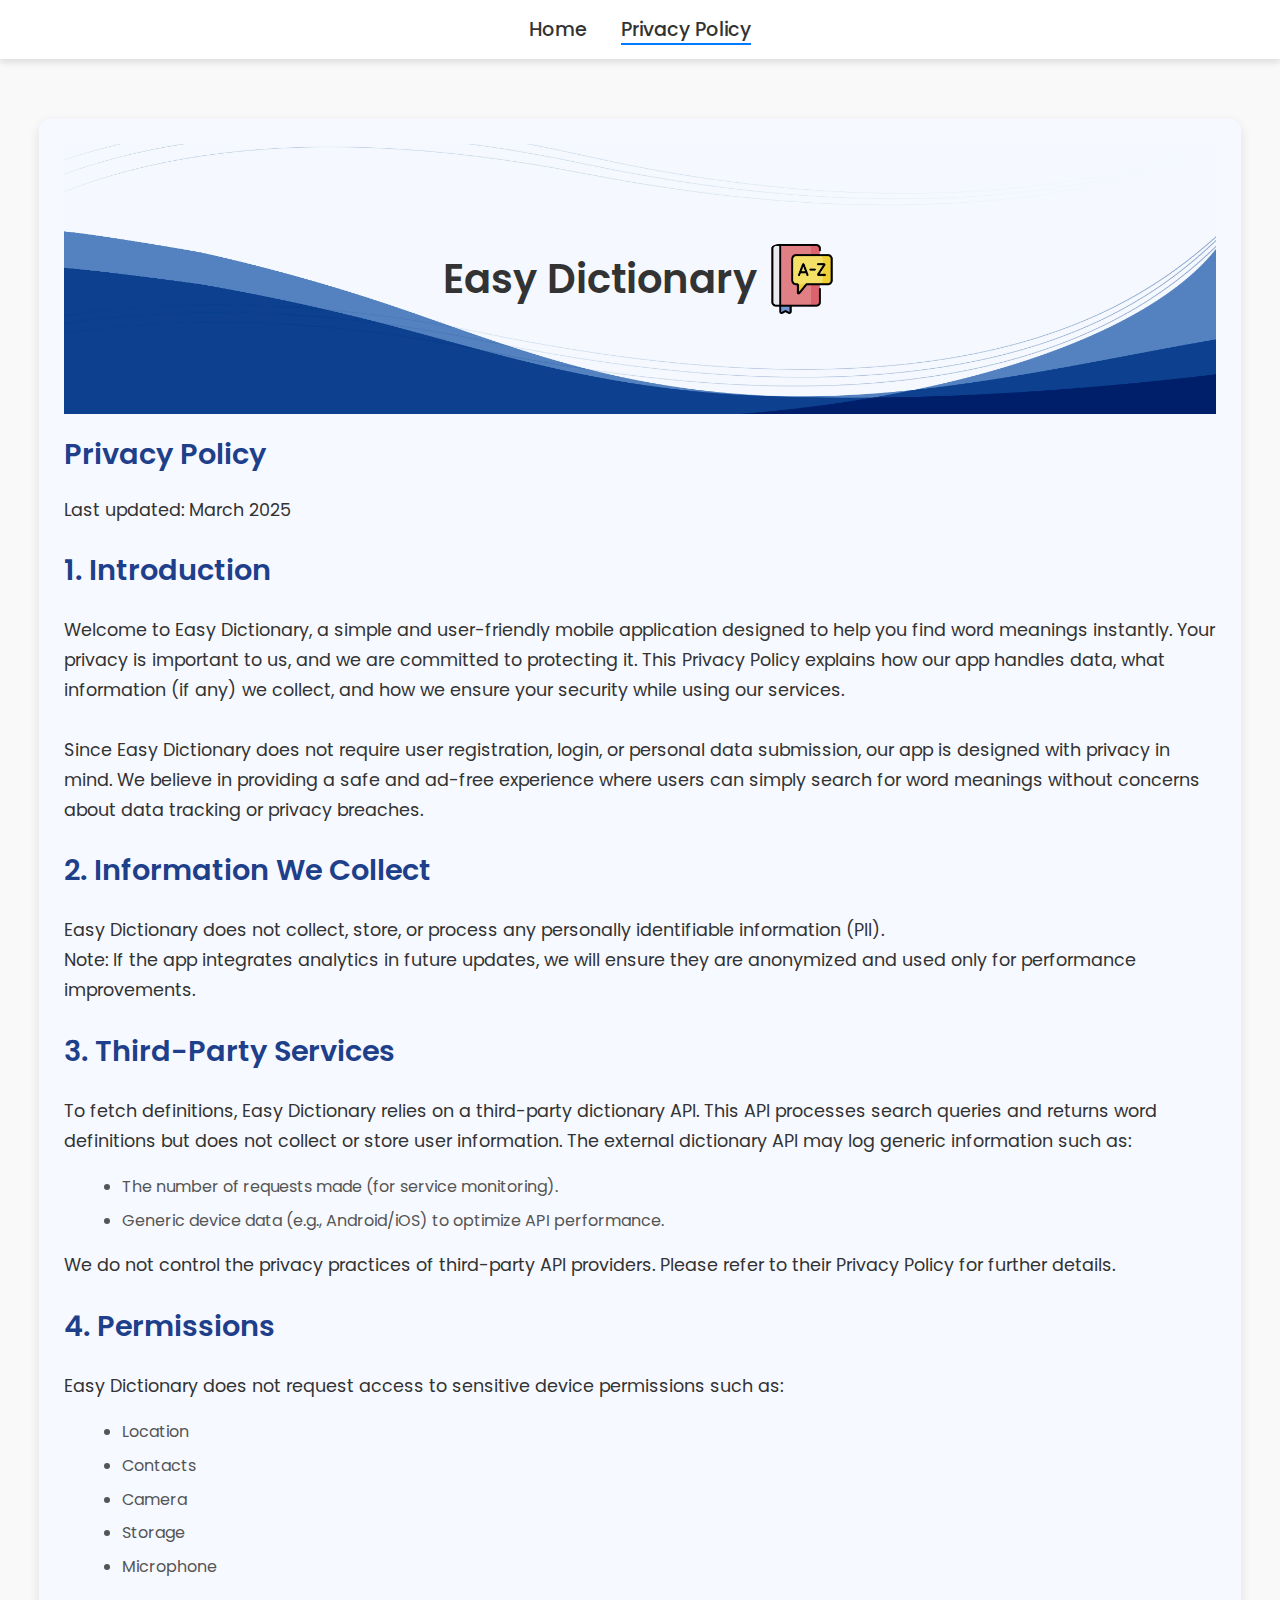
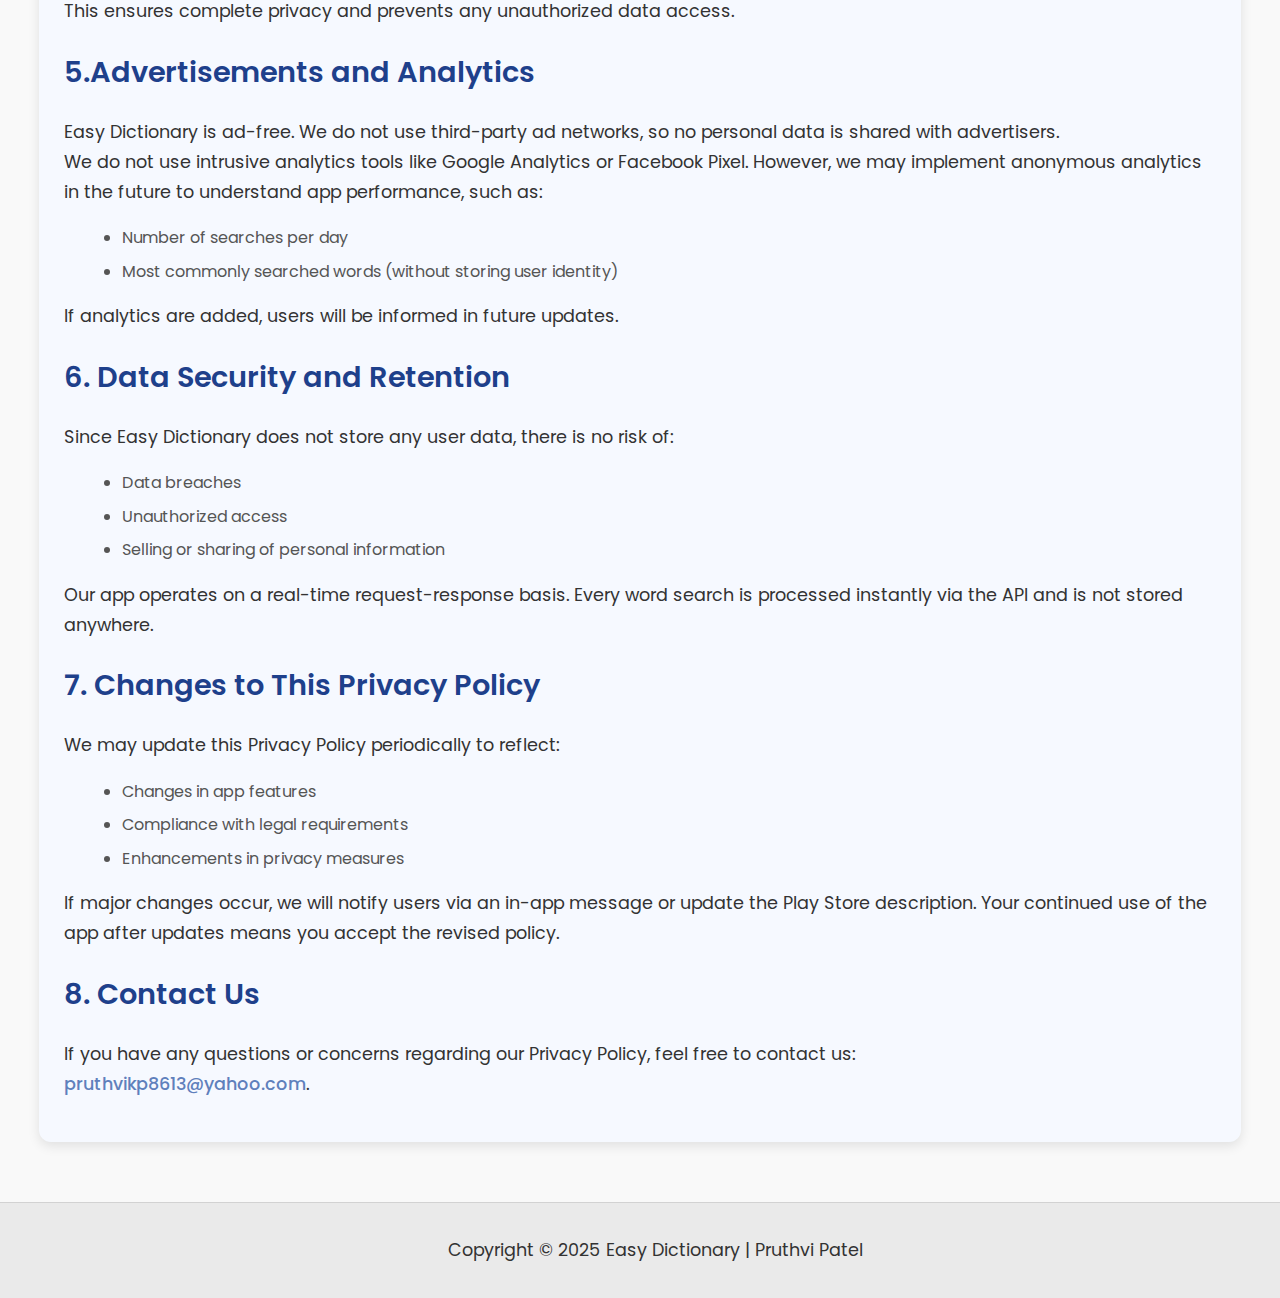
<file: dictionary/privacy/index.html>
<!DOCTYPE html>
<html lang="en">

<head>
    <meta charset="UTF-8">
    <meta name="viewport" content="width=device-width, initial-scale=1.0">
    <title>Privacy Policy | Dictionary App</title>
    <link rel="stylesheet" href="../../css/privacy_style.css">
</head>

<body>
    <header>
        <nav>
            <a href="../../index.html">Home</a>
            <a href="index.html" class="active">Privacy Policy</a>
        </nav>
    </header>

    <main class="privacy-container">
        <header class="header">
            <img src="../../assets/projects/easy_dictionary/privacy_policy_bg.jpg" alt="Background" class="header-bg">
            <div class="header-content">
                <h1>Easy Dictionary</h1>
                <img src="../../assets/projects/easy_dictionary/dictionary_logo.png" alt="App Icon" class="app-icon">
            </div>
        </header>
        <h1>Privacy Policy</h1>
        <p>Last updated: March 2025</p>

        <section>
            <h2>1. Introduction</h2>
            <p>Welcome to Easy Dictionary, a simple and user-friendly mobile application designed to help you find word
                meanings instantly. Your privacy is important to us, and we are committed to protecting it. This Privacy
                Policy explains how our app handles data, what information (if any) we collect, and how we ensure your
                security while using our services.<br><br>Since Easy Dictionary does not require user registration,
                login,
                or personal data submission, our app is designed with privacy in mind. We believe in providing a safe
                and ad-free experience where users can simply search for word meanings without concerns about data
                tracking or privacy breaches.</p>
        </section>

        <section>
            <h2>2. Information We Collect</h2>
            <p> Easy Dictionary does not collect, store, or process any personally identifiable information (PII).
                <br>Note: If the app integrates analytics in future updates, we will ensure they are anonymized and
                used only for performance improvements.
            </p>
        </section>

        <section>
            <h2>3. Third-Party Services</h2>
            <p>To fetch definitions, Easy Dictionary relies on a third-party dictionary API. This API processes search
                queries and returns word definitions but does not collect or store user information. The external
                dictionary API may log generic information such as:</p>
            <ul>
                <li>The number of requests made (for service monitoring).</li>
                <li>Generic device data (e.g., Android/iOS) to optimize API performance.</li>
            </ul>
            <p>We do not control the privacy practices of third-party API providers. Please refer to their Privacy
                Policy
                for further details.</p>
        </section>

        <section>
            <h2>4. Permissions</h2>
            <p>Easy Dictionary does not request access to sensitive device permissions such as:</p>
            <ul>
                <li> Location</li>
                <li> Contacts</li>
                <li> Camera</li>
                <li> Storage</li>
                <li> Microphone</li>
            </ul>
            <p>This ensures complete privacy and prevents any unauthorized data access.
            </p>
        </section>
        <section>
            <h2>5.Advertisements and Analytics</h2>
            <p> Easy Dictionary is ad-free. We do not use third-party ad networks, so no personal data is shared with
                advertisers.<br> We do not use intrusive analytics tools like Google Analytics or Facebook Pixel.
                However, we may implement anonymous analytics in the future to understand app performance, such as:</p>
            <ul>
                <li> Number of searches per day</li>
                <li>Most commonly searched words (without storing user identity)</li>
            </ul>
            <p>If analytics are added, users will be informed in future updates.</p>
        </section>
        <section>
            <h2>6. Data Security and Retention</h2>
            <p>Since Easy Dictionary does not store any user data, there is no risk of:</p>
            <ul>
                <li> Data breaches</li>

                <li> Unauthorized access</li>

                <li> Selling or sharing of personal information</li>
            </ul>
            <p>Our app operates on a real-time request-response basis. Every word search is processed instantly via
                the API and is not stored anywhere.
            </p>
        </section>
        <section>
            <h2>7. Changes to This Privacy Policy</h2>
            <p>We may update this Privacy Policy periodically to reflect:</p>
            <ul>
                <li>Changes in app features</li>
                <li>Compliance with legal requirements</li>
                <li>Enhancements in privacy measures</li>
            </ul>
            <p>If major changes occur, we will notify users via an in-app message or update the Play Store description.
                Your continued use of the app after updates means you accept the revised policy. </p>
        </section>
        <section>
            <h2>8. Contact Us</h2>
            <p>If you have any questions or concerns regarding our Privacy Policy, feel free to contact us:<br><a
                    href="mailto:pruthvikp8613@yahoo.com">pruthvikp8613@yahoo.com</a>.
            </p>
        </section>
    </main>

    <footer>
        <p>Copyright © 2025 Easy Dictionary | Pruthvi Patel</p>
    </footer>
</body>

</html>
</file>
<file: css/privacy_style.css>
/* Import Google Font */
@import url('https://fonts.googleapis.com/css2?family=Poppins:wght@300;400;600&display=swap');

body {
    font-family: 'Poppins', sans-serif;
    margin: 0;
    padding: 0;
    background-color: #f9f9f9;
    color: #333333;
}

/* Navbar */
nav {
    background: #ffffff;
    padding: 15px;
    text-align: center;
    box-shadow: 0px 4px 6px rgba(0, 0, 0, 0.1);
}

nav a {
    color: #333333;
    text-decoration: none;
    margin: 0 15px;
    font-size: 1.2em;
    font-weight: 500;
    transition: color 0.3s ease-in-out;
}

nav a:hover {
    color: #007BFF;
}

nav a.active {
    border-bottom: 2px solid #007BFF;
}

/* Header Container */
.header {
    position: relative;
    width: 100%;
    height: 30vh;
    display: flex;
    align-items: center;
    justify-content: center;
    overflow: hidden;
    /* Ensures the image doesn't overflow */
}

/* Background Image */
.header-bg {
    position: absolute;
    max-width: 100%;
    width: 100%;
    margin: 60px auto;
    height: 100%;
    object-fit: fill;
    z-index: 0;
    /* Pushes it behind the content */
}

/* Header Content */
.header-content {
    position: relative;
    text-align: left;
    display: flex;
    flex-direction: row;
    align-items: center;
    gap: 10px;
}

/* App Name */
.header-content h1 {
    font-size: 2.5rem;
    font-weight: 600;
    margin: 0;
    color: #333;
    /* Dark text for contrast */
}

/* App Icon */
.app-icon {
    width: 70px;
    /* Fixed width */
    height: 70px;
    /* Fixed height */
    border-radius: 12px;
}

/* Overlay for better readability */
.header::before {
    content: "";
    position: absolute;
    top: 0;
    left: 0;
    width: 100%;
    height: 100%;
    background: rgba(255, 255, 255, 0.3);
}

/* Privacy Policy Container */
.privacy-container {
    max-width: 90%;
    margin: 60px auto;
    padding: 25px;
    background: #F6F9FF;
    border-radius: 12px;
    box-shadow: 0 4px 12px rgba(0, 0, 0, 0.1);
}

/* Section Titles */
h1,
h2 {
    color: #1E408B;
    font-size: 1.8rem;
    font-weight: 600;
}

/* Paragraph Styling */
p {
    line-height: 1.7;
    font-size: 1.1rem;
    color: #333333;
}

/* Unordered List Styling */
ul {
    padding-left: 5%;
    margin: 15px 0;
    list-style-type: disc;
}

/* List Items Styling */
li {
    font-size: 1.002rem;
    line-height: 1.6;
    color: #555;
    margin-bottom: 8px;
}

/* Links */
a {
    color: #5F80BC;
    text-decoration: none;
    font-weight: 500;
}

/* Footer */
footer {
    text-align: center;
    padding: 15px;
    background: #eaeaea;
    position: relative;
    bottom: 0;
    width: 100%;
    font-size: 1rem;
    color: #333333;
    border-top: 1px solid rgba(0, 0, 0, 0.1);
}

footer a {
    color: #007BFF;
    text-decoration: none;
}

footer a:hover {
    text-decoration: underline;
}
</file>
